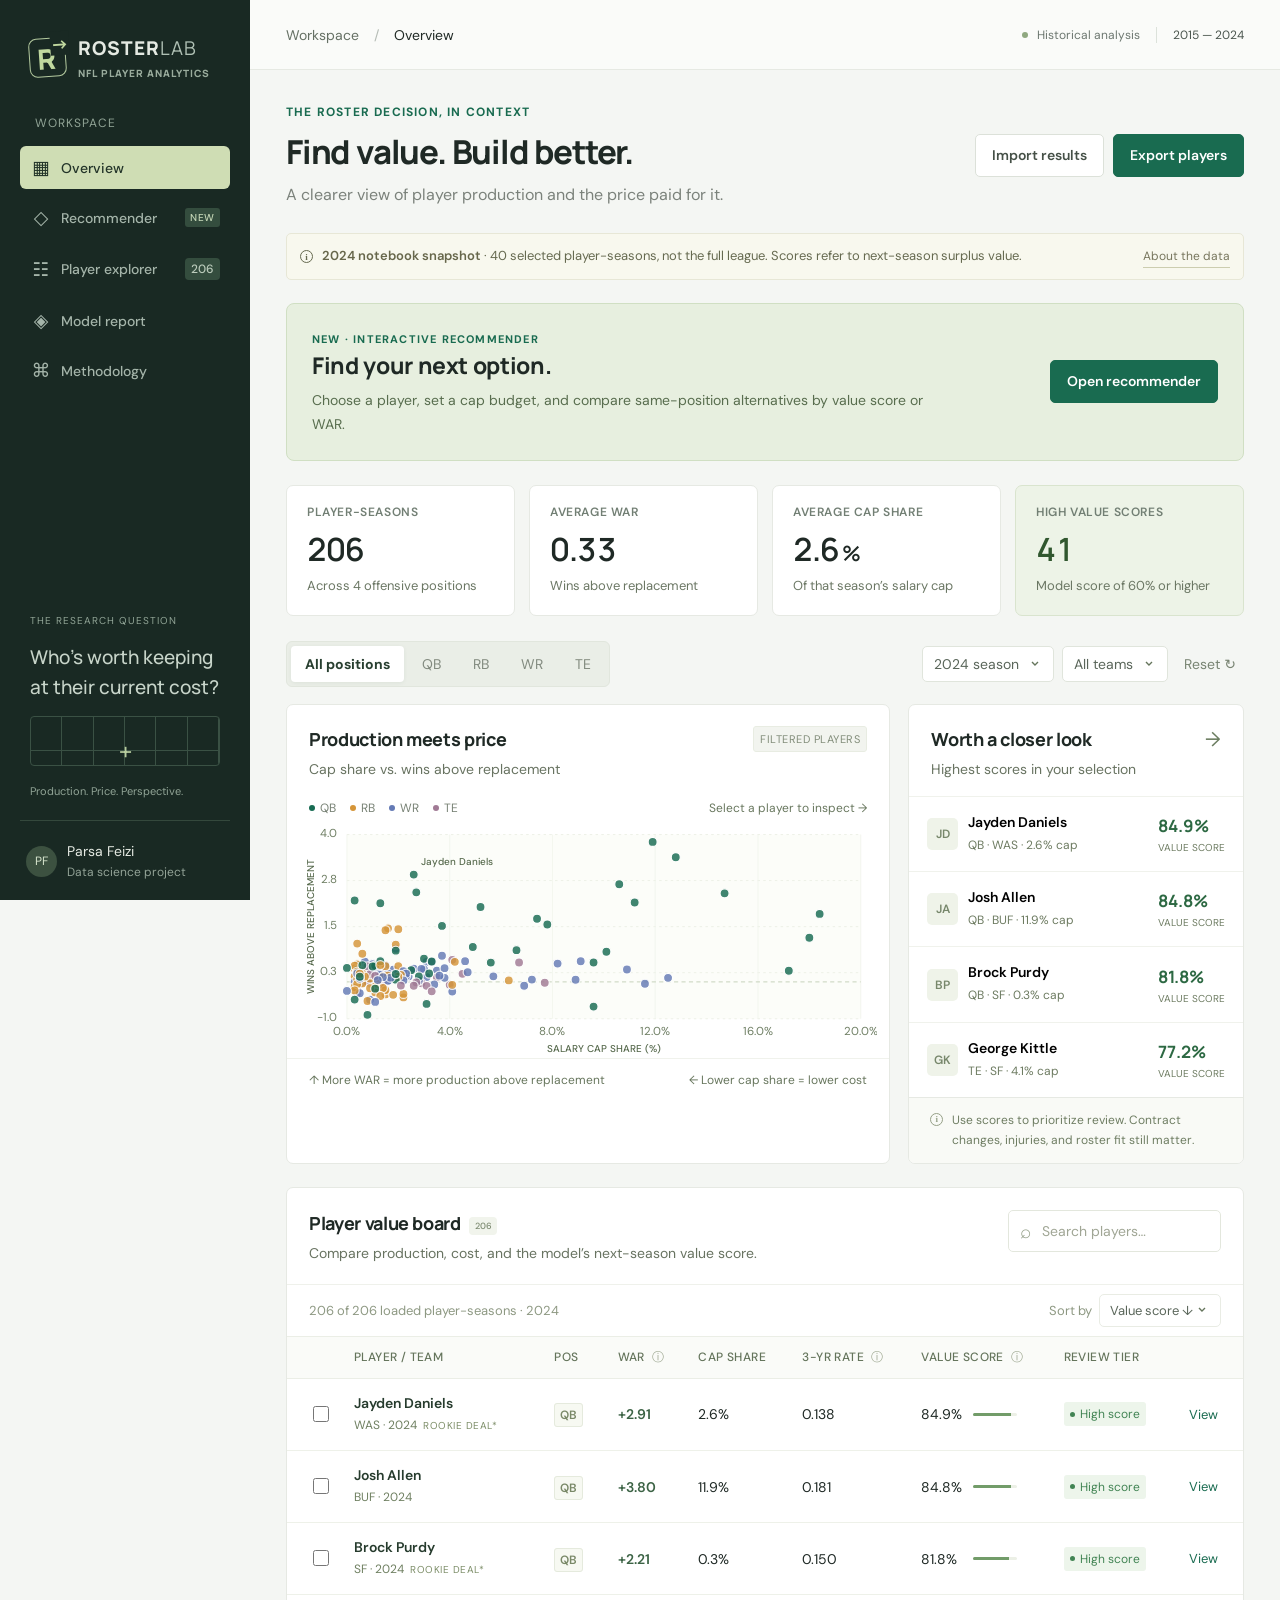
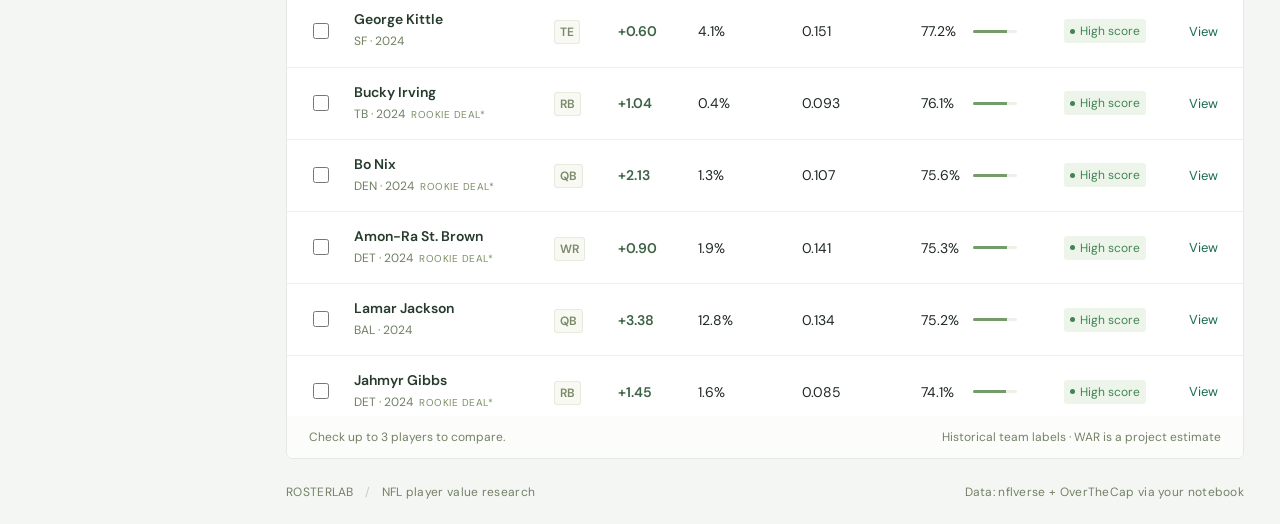
<file: nfl-roster-UI 2/index.html>
<!doctype html>
<html lang="en">
<head>
  <meta charset="UTF-8"><meta name="viewport" content="width=device-width, initial-scale=1">
  <meta name="description" content="Explore NFL player production, salary cap share, and next-season value scores from a student research model.">
  <title>NFL Roster Lab · Player Value Dashboard</title>
  <link rel="stylesheet" href="styles.css">
</head>
<body>
  <aside class="sidebar">
    <a class="brand" href="#overview" aria-label="Roster Lab home"><span class="brand-mark">R<span>→</span></span><span>ROSTER<span class="brand-light">LAB</span><small>NFL PLAYER ANALYTICS</small></span></a>
    <div class="workspace-label">WORKSPACE</div>
    <nav aria-label="Main navigation">
      <a href="#overview" data-view="overview" class="active"><span class="nav-icon">▦</span> Overview</a>
      <a href="#recommend" data-view="recommend"><span class="nav-icon">◇</span> Recommender <span class="new-tag">NEW</span></a>
      <a href="#players" data-view="players"><span class="nav-icon">☷</span> Player explorer <span class="nav-count" id="navCount">40</span></a>
      <a href="#model" data-view="model"><span class="nav-icon">◈</span> Model report</a>
      <a href="#methods" data-view="methods"><span class="nav-icon">⌘</span> Methodology</a>
    </nav>
    <div class="sidebar-note"><span class="tiny-label">THE RESEARCH QUESTION</span><p>Who’s worth keeping<br>at their current cost?</p><div class="field-lines"><i></i><i></i><i></i><i></i><i></i><i></i><span>+</span></div><small>Production. Price. Perspective.</small></div>
    <div class="sidebar-bottom"><span class="avatar">PF</span><div>Parsa Feizi<small>Data science project</small></div><span class="status-dot" title="Historical notebook data"></span></div>
  </aside>
  <div class="main-shell">
    <header class="topbar"><div><span class="breadcrumb">Workspace</span><span class="slash">/</span><span id="breadcrumb">Overview</span></div><div class="top-meta"><span class="status-dot"></span> Historical analysis <span class="top-seasons">2015 — 2024</span></div></header>
    <main>
      <div class="page-heading"><div><div class="eyebrow">THE ROSTER DECISION, IN CONTEXT</div><h1 id="pageTitle">Find value. Build better.</h1><p id="pageDescription">A clearer view of player production and the price paid for it.</p></div><div class="heading-actions"><button id="importBtn" class="button secondary">Import results</button><button id="exportBtn" class="button primary">Export view</button></div></div>
      <div id="dataNote" class="data-note"><span class="note-icon">i</span><span><strong>2024 notebook snapshot</strong> · 40 selected player-seasons, not the full league. Scores refer to next-season surplus value.</span><a href="#methods">About the data</a></div>
      <div id="dataViews">
        <section class="recommender-banner"><div><span class="eyebrow">NEW · INTERACTIVE RECOMMENDER</span><h2>Find your next option.</h2><p>Choose a player, set a cap budget, and compare same-position alternatives by value score or WAR.</p></div><a href="#recommend" class="button primary">Open recommender</a></section>
        <section class="metrics" aria-label="Summary of filtered players">
          <article class="metric"><div>PLAYER-SEASONS <span>→</span></div><strong id="countMetric">40</strong><small id="countSub">Across 4 offensive positions</small></article>
          <article class="metric"><div>AVERAGE WAR <span>◈</span></div><strong id="warMetric">—</strong><small>Wins above replacement</small></article>
          <article class="metric"><div>AVERAGE CAP SHARE <span>◎</span></div><strong id="capMetric">—</strong><small>Of that season’s salary cap</small></article>
          <article class="metric accent"><div>HIGH VALUE SCORES <span>→</span></div><strong id="highMetric">—</strong><small>Model score of 60% or higher</small></article>
        </section>
        <section class="filterbar" aria-label="Player filters">
          <div class="position-tabs" role="group" aria-label="Position"><button data-pos="ALL" class="selected">All positions</button><button data-pos="QB">QB</button><button data-pos="RB">RB</button><button data-pos="WR">WR</button><button data-pos="TE">TE</button></div>
          <div class="filter-selects"><label class="sr-only" for="season">Season</label><select id="season"></select><label class="sr-only" for="team">Team</label><select id="team"><option value="ALL">All teams</option></select><button class="reset" id="resetBtn" title="Reset filters">Reset ↻</button></div>
        </section>
        <div class="visual-grid" id="visualGrid">
          <section class="panel scatter-panel"><div class="panel-heading"><div><h2>Production meets price</h2><p>Cap share vs. wins above replacement</p></div><span class="chip">FILTERED PLAYERS</span></div><div class="chart-legend"><span><i style="--dot:#176b52"></i>QB</span><span><i style="--dot:#d59538"></i>RB</span><span><i style="--dot:#647ab5"></i>WR</span><span><i style="--dot:#a17a95"></i>TE</span><small>Select a player to inspect →</small></div><div id="scatter" class="scatter"></div><div class="chart-foot"><span>↑ More WAR = more production above replacement</span><span>← Lower cap share = lower cost</span></div></section>
          <section class="panel shortlist"><div class="panel-heading"><div><h2>Worth a closer look</h2><p>Highest scores in your selection</p></div><span class="small-arrow">→</span></div><div id="shortlist"></div><div class="shortlist-foot"><span class="note-icon">i</span><p>Use scores to prioritize review. Contract changes, injuries, and roster fit still matter.</p></div></section>
        </div>
        <section class="panel player-panel" id="playerPanel"><div class="table-title"><div><h2>Player value board <span id="tableCount">40</span></h2><p>Compare production, cost, and the model’s next-season value score.</p></div><label class="search-box"><span>⌕</span><input id="search" placeholder="Search players…" aria-label="Search players"></label></div><div class="table-tools"><span id="resultsLabel">40 player-seasons</span><div><label for="sort">Sort by</label><select id="sort"><option value="p_keep">Value score ↓</option><option value="war">WAR ↓</option><option value="cap_pct">Cap share ↑</option><option value="player">Player A–Z</option></select></div></div><div class="table-scroll"><table><thead><tr><th class="checkcell"><span class="sr-only">Compare</span></th><th>PLAYER / TEAM</th><th>POS</th><th>WAR <span title="Wins above replacement">ⓘ</span></th><th>CAP SHARE</th><th>3-YR RATE <span title="Shrunk EPA over replacement per play over up to three seasons">ⓘ</span></th><th>VALUE SCORE <span title="Model output for positive surplus next season, using current-season cap share">ⓘ</span></th><th>REVIEW TIER</th><th></th></tr></thead><tbody id="playerRows"></tbody></table></div><div class="table-footer"><span>Check up to 3 players to compare.</span><span>Historical team labels · WAR is a project estimate</span></div></section>
      </div>
      <section id="recommendView" class="hidden">
        <div class="rec-mode-tabs" role="group" aria-label="Recommendation mode"><button data-rec-mode="position">Rank a position</button><button data-rec-mode="score" class="selected">Compare alternatives</button><button data-rec-mode="war">Rank by WAR</button></div>
        <p id="recModeCaption" class="rec-caption">Compare same-position options with a selected player.</p>
        <div class="rec-workspace">
          <aside class="rec-controls panel">
            <div class="rec-controls-heading"><h2>Build your shortlist</h2><span id="recSeasonLabel" class="chip">2024 feature season</span></div>
            <div id="recPositionField" class="form-field hidden"><label for="recPosition">Position</label><select id="recPosition"><option>QB</option><option>RB</option><option>WR</option><option>TE</option></select></div>
            <div id="baselineFields"><div class="form-field"><label for="baselineSearch">Find a comparison player</label><input id="baselineSearch" type="search" placeholder="Search name or team"><small id="baselineSearchCount"></small></div><div class="form-field"><label for="baselinePlayer">Comparison player</label><select id="baselinePlayer"></select></div></div>
            <div class="form-field"><label for="budgetUnit">Budget type</label><select id="budgetUnit"><option value="cap_pct">Cap share (%)</option><option value="cap_number">Cap hit ($ millions)</option><option value="none">No budget limit</option></select></div>
            <div id="budgetField" class="form-field"><label id="budgetLabel" for="budgetValue">Maximum cap share (%)</label><input id="budgetValue" type="number" min="0" max="100" step="0.1" value="5" inputmode="decimal"><small>Inclusive limit, applied to recorded season costs.</small></div>
            <div class="form-field"><label for="recLimit">Number of recommendations</label><select id="recLimit"><option value="3">Top 3</option><option value="5" selected>Top 5</option><option value="10">Top 10</option><option value="20">Top 20</option></select></div>
            <label id="higherOnlyField" class="checkbox-field"><input type="checkbox" id="higherOnly" checked><span>Higher scores only<small>Show alternatives above the comparison player.</small></span></label>
            <p id="recFormError" role="alert" class="error"></p>
            <div id="recCoverage" class="rec-coverage" aria-live="polite"></div>
            <a href="export_for_ui.py" download class="text-link">Get the full-data export cell</a>
          </aside>
          <div class="rec-results-column"><section id="baselineCard" class="panel baseline-card"></section><section id="recResults" class="panel rec-results" aria-label="Recommendation results"></section><div class="rec-download"><p>Player scores stay fixed when you adjust a budget. Results do not imply trade or free-agent availability.</p><button id="recExport" class="button primary">Export shortlist</button></div></div>
        </div>
        <section class="panel rec-explainer"><h2>Three ways to explore the same model</h2><div class="three-columns"><div><h3>Rank a position</h3><p>Filter a position by cost and sort by next-season value score, matching <code>recommend_players()</code>.</p></div><div><h3>Compare alternatives</h3><p>Exclude the selected player, compare same-position peers, and optionally require a strictly higher score. Score changes are percentage points.</p></div><div><h3>Rank by WAR</h3><p>Find the top production estimates within your budget. This mode does not require an alternative to beat the selected player’s WAR.</p></div></div></section>
      </section>
      <section id="modelView" class="hidden">
        <div class="model-intro"><span class="pill">LOGISTIC REGRESSION</span><h2>A useful signal.<br>Room to improve.</h2><p>The smoothed model ranks next-season value modestly better than chance. Its improvement over the original model remains uncertain.</p></div>
        <div class="metrics model-metrics"><article class="metric accent"><div>TEST ROC AUC</div><strong>0.625</strong><small>95% interval: 0.564–0.690</small></article><article class="metric"><div>TEST ACCURACY</div><strong>59.5<span>%</span></strong><small>Majority baseline: 52.1%</small></article><article class="metric"><div>HELD-OUT EXAMPLES</div><strong>284</strong><small>Feature seasons 2022–2023</small></article><article class="metric"><div>AUC GAIN</div><strong>+0.034</strong><small>95% interval: −0.016 to +0.081</small></article></div>
        <div class="model-grid"><section class="panel report-panel"><h2>The same split. Four approaches.</h2><p>Saved outputs from Studio2_code(2).ipynb. Player CSV imports do not recalculate these validation metrics.</p><div class="table-scroll"><table class="report-table"><thead><tr><th>FEATURES / MODEL</th><th>ACCURACY</th><th>ROC AUC</th></tr></thead><tbody><tr><td>Original · Logistic</td><td>58.1%</td><td>0.591</td></tr><tr><td>Original · Decision tree</td><td>58.1%</td><td>0.572</td></tr><tr class="best"><td>Smoothed + rookie · Logistic <span>SELECTED</span></td><td>59.5%</td><td>0.625</td></tr><tr><td>Smoothed + rookie · Decision tree</td><td>58.8%</td><td>0.569</td></tr></tbody></table></div></section><section class="panel report-panel"><h2>What the score means</h2><p>The target is positive surplus WAR next season: actual production above the position’s expected production at that cap share.</p><div class="callout">An 85% model output is a ranking signal. Calibration was not evaluated in the notebook, so it should not be read as a verified 85% chance.</div><p>This does not predict whether a team actually retains a player. It estimates whether the player will provide positive modeled value.</p></section></div>
        <section class="panel report-panel"><h2>Validation & limitations</h2><div class="three-columns"><div><h3>Time-based split</h3><p>922 training examples use feature seasons through 2021. The 284 test examples use later feature seasons. The price curve uses outcome seasons through 2022.</p></div><div><h3>Uncertainty remains</h3><p>1,000 test-set bootstrap resamples give an AUC gain interval that includes zero. A clear improvement over the original is not established.</p></div><div><h3>Further checks needed</h3><p>Replacement baselines, wins-per-EPA, and shrinkage priors use pooled data. Refit all preprocessing within each training fold before treating this as a fully isolated forecast evaluation.</p></div></div></section>
      </section>
      <section id="methodsView" class="hidden">
        <section class="panel report-panel method-opening"><div><div class="eyebrow">FROM PLAYS TO PLAYER VALUE</div><h2>Built around your notebook.</h2><p>Can a team-level model determine whether a starter is worth keeping relative to positional peers and cost?</p></div><a class="button primary" href="export_for_ui.py" download>Notebook export cell</a></section>
        <section class="panel report-panel"><h2>The analytical pipeline</h2><div class="method-steps"><article><div><h3>Clean and attribute plays</h3><p>2015–2024 nflverse play-by-play via nflreadpy. Regular season pass/run plays only; remove deleted plays, kneels, spikes, and two-point attempts. Split targeted-pass EPA 50/50 between QB and target; designed runs go to the rusher.</p></div></article><article><div><h3>Estimate WAR</h3><p>Aggregate credited EPA to player-seasons. Define starters by play volume: 1 QB, 1 RB, 3 WRs, and 1 TE per team-season. Compare players with pooled non-starter EPA/play at their position, then multiply EPA above replacement by approximately 0.02634 wins per EPA.</p></div></article><article><div><h3>Put production in cost context</h3><p>Flatten OverTheCap season history, deduplicate player-season-team rows, and sum across teams. Cap share is expressed in percentage points: 2.6 means 2.6% of the cap. Fit expected WAR against cap share separately for each position.</p></div></article><article><div><h3>Score next-season surplus</h3><p>Use up to three seasons of shrunk rates, WAR, play volume, cap share, rookie-deal proxy, experience, draft round, undrafted flag, and position. Fit balanced logistic regression; refit on all labeled seasons to score qualified 2024 players.</p></div></article></div></section>
        <div class="model-grid"><section class="panel report-panel"><h2>Connect the full results</h2><ol class="instructions"><li>Finish running the notebook through the cell that creates <code>current["p_keep"]</code>.</li><li>Download the export cell above and paste its contents into a new notebook cell. Run it to create <code>roster_results.csv</code>.</li><li>Choose <strong>Import results</strong> and select that CSV. The recommender, player board, and comparisons update automatically. The updated exporter includes cap_number and player IDs.</li></ol><p>CSV data is read in this browser session. Reloading restores the supplied notebook excerpt. The recommender filters and ranks your scored output in the browser; it does not run or retrain the Python model. Dollar budgets require cap_number, exported in $ millions.</p></section><section class="panel report-panel"><h2>Read the board responsibly</h2><p>The excerpt includes dollar cap hits for only 3 players. Other dollar costs are unknown and are excluded from dollar-budget searches. No costs are inferred from rounded cap percentages. Import the full CSV for complete dollar-budget recommendations.</p><p>The bundled data contains the top five and bottom five displayed scores at each position: 40 selected 2024 player-seasons, rounded as saved in the updated notebook. Averages and ranks apply only to the loaded selection.</p><p>“High,” “Monitor,” and “Review” are UI sorting tiers: ≥60%, 40–60%, and &lt;40%. They are not validated keep/release thresholds. Rookie deal is the notebook’s first-four-seasons proxy.</p><p>Team is the player’s main team in that historical season. Injuries, future contract changes, guarantees, and release savings are not modeled here.</p></section></div>
        <section class="panel report-panel"><h2>Minimum plays for qualification</h2><div class="qualification"><span><b>QB</b> 200 plays</span><span><b>RB</b> 100 plays</span><span><b>WR</b> 60 plays</span><span><b>TE</b> 40 plays</span></div><p>Imported results should contain qualified players scored by the notebook, using these same definitions.</p><a href="README.md" download class="text-link">Download setup instructions</a><a href="roster-lab-source.zip" download class="text-link" style="margin-left:20px">Download UI source</a></section>
      </section>
      <footer class="page-footer"><span>ROSTERLAB <b>/</b> NFL player value research</span><span>Data: nflverse + OverTheCap via your notebook</span></footer>
    </main>
  </div>
  <div id="compareBar" class="compare-bar hidden"><div><strong id="selectedCount">0 selected</strong><span id="selectedNames"></span></div><div><button id="clearCompare" class="button secondary">Clear</button><button id="compareBtn" class="button primary">Compare players</button></div></div>
  <dialog id="detailDialog" class="detail-dialog"><button class="dialog-close" aria-label="Close player detail">×</button><div id="detailContent"></div></dialog>
  <dialog id="compareDialog" class="compare-dialog"><button class="dialog-close" aria-label="Close player comparison">×</button><div class="eyebrow">SIDE BY SIDE</div><h2>Compare the value.</h2><p>Historical player-seasons from the loaded results. Cross-position WAR uses position-specific replacement baselines.</p><div id="compareContent"></div></dialog>
  <dialog id="importDialog" class="import-dialog"><button class="dialog-close" aria-label="Close import">×</button><div class="eyebrow">BRING YOUR FULL RESULTS</div><h2>From notebook to dashboard.</h2><p>Run the export cell after your model’s scoring cell, then select the resulting CSV.</p><a class="text-link" href="export_for_ui.py" download>Download notebook export cell</a><label class="file-label" for="csvInput"><span>↑</span><strong>Choose roster_results.csv</strong><small>CSV · up to 5 MB · processed in your browser</small></label><input id="csvInput" type="file" accept=".csv,text/csv"><p id="importError" class="error" role="alert"></p><div class="schema-note">Required: player, position, posteam, season, cap_pct, rookie_deal, war, rate_win, p_keep. Include cap_number ($ millions) for dollar budgets. The recommender aliases team, cap_share_pct, and probability_positive_next_season are also accepted.</div><button id="sampleBtn" class="button secondary">Restore notebook snapshot</button></dialog>
  <div id="toast" class="toast hidden" role="status"></div>
  <script src="engine.js"></script>
  <script src="app.js"></script>
  <script src="recommender.js"></script>
</body>
</html>
</file>
<file: nfl-roster-UI 2/styles.css>
@import url('https://fonts.googleapis.com/css2?family=DM+Sans:wght@400;450;500;550;600;650;700&family=Manrope:wght@400;500;600;650;700;750;800&display=swap');
:root{--bg:#f5f6f3;--surface:#fff;--ink:#1f2925;--muted:#7b827e;--border:#e6e9e3;--green:#196b50;--pale:#edf5ef;--sidebar:#192923;--font:'DM Sans',system-ui,sans-serif}*{box-sizing:border-box}body{margin:0;color:var(--ink);background:var(--bg);font-family:var(--font);font-size:16px}button,input,select{font:inherit}button,a,input,select{ -webkit-tap-highlight-color:transparent}button,a,select{touch-action:manipulation}button{cursor:pointer}a{color:inherit;text-decoration:none}button:focus-visible,a:focus-visible,input:focus-visible,select:focus-visible{outline:3px solid #d9ad63;outline-offset:3px}button{border:0}svg{display:block;width:100%;height:auto}h1,h2,h3,p{margin:0}h1,h2,h3{font-family:Manrope,var(--font)}.hidden{display:none!important}.sr-only{position:absolute;width:1px;height:1px;overflow:hidden;clip:rect(0,0,0,0);white-space:nowrap}.sidebar{position:fixed;inset:0 auto 0 0;width:236px;background:var(--sidebar);color:#e4e9e2;padding:35px 20px 20px;display:flex;flex-direction:column;z-index:20}.brand{display:flex;align-items:center;gap:12px;font:800 19px Manrope,sans-serif;letter-spacing:1px;padding:0 9px}.brand-mark{width:37px;height:39px;border:1px solid #b4ca9f;border-radius:8px;color:#c0d89f;display:flex;align-items:center;justify-content:center;font-size:28px;position:relative;transform:rotate(-4deg)}.brand-mark span{font-size:20px;position:absolute;right:-5px;top:-7px;background:var(--sidebar)}.brand-light{font-weight:400;color:#afc0b4}.brand small{display:block;color:#9aac9d;font-size:12px;letter-spacing:1.6px;margin-top:5px}.workspace-label{font-size:12px;color:#91a496;letter-spacing:1.6px;padding:0 15px;margin:49px 0 15px;display:flex;justify-content:space-between}.workspace-label span{color:#708577}nav{display:flex;flex-direction:column;gap:8px}nav a{display:flex;gap:12px;align-items:center;border-radius:6px;padding:13px 14px;color:#a5b5aa;font-size:13px;font-weight:500;transition:background .2s}nav a:hover{background:#243b30;color:#fff}nav a.active{background:#cfddb4;color:#233429}.nav-icon{font-size:19px;width:22px;text-align:center;line-height:1}.nav-count{margin-left:auto;font-size:12px;background:#344d3e;color:#bbcbbb;padding:3px 6px;border-radius:4px}nav a.active .nav-count{background:#b4c899;color:#263e2f}.sidebar-note{margin:auto 10px 0;padding-top:30px}.tiny-label{font-size:12px;letter-spacing:1.5px;color:#91a496}.sidebar-note p{font:500 20px/1.55 Manrope,sans-serif;margin:14px 0;color:#c7d4c9}.sidebar-note small{color:#91a496;font-size:12px}.field-lines{height:68px;margin:20px 0 16px;display:flex;position:relative;border:1px solid #3a5144;border-radius:4px;overflow:hidden}.field-lines i{width:17%;border-right:1px solid #3a5144}.field-lines:after{content:'';height:1px;background:#3a5144;position:absolute;left:0;right:0;top:33px}.field-lines span{position:absolute;left:47%;top:18px;color:#b7cc9e;font-size:24px;z-index:1}.sidebar-bottom{border-top:1px solid #34483c;display:flex;gap:10px;align-items:center;padding:21px 6px 0;margin-top:32px;font-size:12px}.avatar{width:31px;height:31px;background:#3c5140;display:grid;place-items:center;border-radius:50%;font-size:12px;color:#d7e5cd}.sidebar-bottom small{display:block;font-size:12px;color:#93a397;margin-top:4px}.status-dot{height:6px;width:6px;border-radius:50%;background:#8fa880;display:inline-block}.sidebar-bottom .status-dot{margin-left:auto}.main-shell{margin-left:236px}.topbar{height:70px;border-bottom:1px solid var(--border);display:flex;align-items:center;justify-content:space-between;padding:0 36px;font-size:12px;background:#fafbf9}.breadcrumb{color:var(--muted)}.slash{margin:0 15px;color:#b5bcb6}.top-meta{display:flex;align-items:center;gap:9px;color:#6c7770;font-size:12px}.top-seasons{border-left:1px solid #dce2db;padding-left:16px;margin-left:7px;color:#4a554e}main{padding:33px 36px 18px;max-width:1600px;margin:auto}.page-heading{display:flex;align-items:center;justify-content:space-between;gap:20px;margin-bottom:25px}.eyebrow{color:var(--green);font-size:12px;letter-spacing:1.8px;font-weight:700;margin-bottom:9px}h1{font-size:33px;font-weight:750;letter-spacing:-1.2px;line-height:1.3}.page-heading p{color:#7b827b;font-size:12px;margin-top:8px}.heading-actions{display:flex;gap:9px;padding-top:15px}.button{padding:10px 15px;display:inline-flex;align-items:center;justify-content:center;gap:9px;border-radius:5px;font-size:12px;font-weight:600;line-height:1.5;white-space:nowrap}.button span{font-size:15px}.primary{background:var(--green);color:white;border:1px solid var(--green)}.primary:hover{background:#104f3b}.secondary{background:#fff;border:1px solid #dce1d9;color:#455047}.secondary:hover{background:#eef1eb}.data-note{display:flex;align-items:center;gap:9px;font-size:12px;padding:11px 13px;border:1px solid #e7e7d6;border-radius:5px;background:#f8f8ee;color:#77765d;margin-bottom:23px;line-height:1.6}.data-note strong{font-weight:600;color:#67674b}.note-icon{border:1px solid currentColor;border-radius:50%;display:inline-flex;justify-content:center;align-items:center;font:600 9px Georgia;width:13px;height:13px;flex-shrink:0}.data-note a{margin-left:auto;color:#77765d;white-space:nowrap;border-bottom:1px solid #cccdaf}.metrics{display:grid;grid-template-columns:repeat(4,1fr);gap:14px;margin-bottom:25px}.metric{background:white;border:1px solid var(--border);border-radius:7px;padding:18px 20px}.metric>div{font-size:12px;letter-spacing:.9px;font-weight:600;color:#727f74;display:flex;justify-content:space-between;align-items:center}.metric>div>span{font-size:16px;font-weight:400;color:#93a18f}.metric>strong{font:600 31px/1.5 Manrope,sans-serif;letter-spacing:-.8px;display:block;margin-top:5px;font-variant-numeric:tabular-nums}.metric small{font-size:12px;color:#8a9289;display:block;margin-top:3px}.metric.accent{background:#edf3e7;border-color:#d9e4ce}.metric.accent strong{color:#31572f}.metric strong span{font-size:21px;margin-left:2px}.filterbar{display:flex;align-items:center;justify-content:space-between;padding-bottom:17px;gap:12px}.position-tabs{display:flex;gap:4px;padding:4px;border:1px solid #e1e6dd;border-radius:6px;background:#eaeee7}.position-tabs button{padding:7px 13px;color:#828a7f;font-size:12px;background:transparent;border-radius:4px;min-width:41px}.position-tabs button.selected{background:white;color:#283f30;box-shadow:0 1px 4px #263e3010;font-weight:700}.filter-selects{display:flex;gap:8px;align-items:center}select{background:white;border:1px solid #e0e5dc;border-radius:5px;padding:8px 24px 8px 11px;color:#5a665a;font-size:12px;cursor:pointer}.reset{background:transparent;color:#788472;font-size:12px;padding:8px}.panel{background:var(--surface);border:1px solid var(--border);border-radius:7px;overflow:hidden}.visual-grid{display:grid;grid-template-columns:minmax(0,1.9fr) minmax(245px,1fr);gap:18px;margin-bottom:23px}.panel-heading{padding:21px 22px 12px;display:flex;align-items:center;justify-content:space-between;gap:8px}h2{font-size:15px;font-weight:750;letter-spacing:-.35px}.panel-heading p,.table-title p{font-size:12px;color:#8a918a;margin-top:6px}.chip{font-size:12px;letter-spacing:.9px;background:#f2f4ef;color:#828d7a;border:1px solid #e8ece2;border-radius:3px;padding:5px 6px;white-space:nowrap}.chart-legend{display:flex;gap:14px;align-items:center;padding:8px 22px 0;font-size:12px;color:#788275}.chart-legend span{display:flex;align-items:center;gap:5px}.chart-legend i{height:6px;width:6px;background:var(--dot);border-radius:50%}.chart-legend small{margin-left:auto;font-size:12px;color:#99a191}.scatter{padding:2px 12px 0;min-height:258px}.scatter text{font-family:var(--font);font-size:12px;fill:#8d9688}.scatter .dot{cursor:pointer;transition:r .15s;stroke:white;stroke-width:1.5;opacity:.82}.scatter .dot:hover,.scatter .dot:focus{r:8;opacity:1;stroke:#152b1e;stroke-width:1.5;outline:none}.scatter .chart-label{fill:#62725d;font-size:12px;font-weight:500}.chart-foot{display:flex;justify-content:space-between;gap:8px;font-size:12px;color:#9ba391;border-top:1px solid #f0f2ec;padding:11px 22px}.small-arrow{font-size:20px;color:#6b7d60}.shortlist .panel-heading{padding-bottom:16px}.short-row{display:flex;gap:10px;align-items:center;padding:13px 21px;border-top:1px solid #f0f2ec;width:100%;text-align:left;background:white}.short-row:hover{background:#fafcf7}.rank{color:#9ba391;font-size:12px;width:14px}.player-initials{border-radius:5px;background:#eff3e9;color:#77876b;display:grid;place-items:center;font-size:12px;font-weight:600;width:31px;height:32px;flex-shrink:0}.short-info{flex:1;min-width:0}.short-info strong{display:block;font-size:12px;font-weight:600;white-space:nowrap;overflow:hidden;text-overflow:ellipsis}.short-info small{display:block;font-size:12px;color:#98a08f;margin-top:5px}.short-score{font:700 15px Manrope,sans-serif;color:#2d6943}.short-score small{font:400 8px var(--font);color:#99a28f;display:block;text-align:right;margin-top:4px}.shortlist-foot{display:flex;gap:9px;align-items:flex-start;background:#f9faf6;padding:13px 21px;border-top:1px solid var(--border);color:#96a087}.shortlist-foot p{font-size:12px;line-height:1.65;color:#8b9680}.shortlist-foot .note-icon{margin-top:2px}.table-title{display:flex;align-items:center;justify-content:space-between;gap:18px;padding:22px 22px 19px}.table-title h2 span{font:500 9px var(--font);padding:3px 6px;background:#f1f4ec;color:#7c8a70;border-radius:4px;margin-left:5px;vertical-align:middle}.search-box{border:1px solid #e3e7dd;border-radius:5px;display:flex;gap:8px;align-items:center;padding:6px 11px;color:#95a089}.search-box>span{font-size:19px}.search-box input{border:none;background:transparent;font-size:12px;outline:none;width:133px;color:#384b35;padding:3px}.search-box input::placeholder{color:#a0a695}.table-tools{border-top:1px solid #eff1eb;padding:9px 22px;display:flex;justify-content:space-between;align-items:center;color:#8e9983;font-size:12px}.table-tools>div{display:flex;gap:7px;align-items:center}.table-tools select{padding:4px 20px 4px 8px;font-size:12px;border-color:#e9ece4}.table-scroll{overflow-x:auto}table{border-collapse:collapse;width:100%;white-space:nowrap;text-align:left}th{background:#fafbf8;color:#8b9682;font-weight:500;font-size:12px;letter-spacing:.65px;padding:12px 13px;border-block:1px solid #ebeee6}th span{margin-left:4px;font-size:12px;letter-spacing:0;color:#9ba58e}td{border-bottom:1px solid #eef1e9;padding:13px;font-size:12px;font-variant-numeric:tabular-nums}tbody tr:hover{background:#fcfdf9}.checkcell{padding-left:22px;width:35px;padding-right:9px}.checkcell input{accent-color:var(--green);width:12px;height:12px;cursor:pointer}.player-name{background:transparent;color:#263b2d;font-weight:600;font-size:12px;text-align:left;padding:0;display:block}.player-name:hover{text-decoration:underline}.player-meta{font-size:12px;color:#97a18e;margin-top:4px}.rookie-tag{color:#7c8d67;margin-left:6px;font-size:12px;letter-spacing:.5px}.pos-tag{font-size:12px;font-weight:600;border:1px solid #e5eadd;border-radius:3px;padding:3px 5px;background:#f7f9f2;color:#7a8968}.war-cell{font-weight:600;color:#3c6345}.war-cell.negative{color:#aa7f68}.score-cell{display:flex;align-items:center;gap:7px}.score-track{width:44px;height:3px;border-radius:3px;background:#ecf0e6;overflow:hidden}.score-fill{height:100%;background:#729c69}.score-value{font-size:12px;min-width:30px}.tier{font-size:12px;border-radius:3px;padding:4px 6px;display:inline-flex;gap:5px;align-items:center}.tier:before{content:'';width:4px;height:4px;border-radius:50%;background:currentColor}.tier.high{color:#428454;background:#edf5eb}.tier.monitor{color:#9b8e52;background:#f7f4e6}.tier.review{color:#ac7b65;background:#faf0eb}.row-arrow{background:transparent;color:#9ba68f;font-size:14px;padding:2px 4px}.table-footer{padding:13px 22px;display:flex;justify-content:space-between;font-size:12px;color:#9ca68e;background:#fcfdfb}.empty{padding:45px;text-align:center;color:#8b9880;font-size:12px}.page-footer{padding:23px 0 3px;display:flex;justify-content:space-between;font-size:12px;color:#9ca58f;letter-spacing:.3px}.page-footer b{font-weight:400;color:#c5cbbd;margin:0 8px}.model-intro{max-width:650px;margin:30px 0}.pill{display:inline-block;background:#e8efdf;padding:6px 9px;font-size:12px;letter-spacing:1px;color:#628255;border-radius:4px}.model-intro h2{font-size:39px;line-height:1.25;letter-spacing:-1.5px;margin:17px 0}.model-intro p{line-height:1.8;color:#7b8974;font-size:13px;max-width:530px}.model-grid{display:grid;grid-template-columns:1.25fr 1fr;gap:18px;margin-bottom:19px}.report-panel{padding:25px;margin-bottom:19px}.model-grid .report-panel{margin-bottom:0}.report-panel>p{color:#78836f;font-size:12px;line-height:1.9;margin-top:13px}.report-table{margin-top:21px}.report-table td,.report-table th{padding:15px 10px}.report-table td{font-size:12px}.report-table th{font-size:12px}.report-table .best{background:#f0f5ea;color:#49733c;font-weight:600}.report-table .best span{display:block;font-size:12px;letter-spacing:.8px;margin-top:5px;font-weight:400}.callout{background:#f4f5e9;border-left:3px solid #b4bb7d;padding:15px;font-size:12px;line-height:1.9;color:#747951;margin-top:15px}.three-columns{display:grid;grid-template-columns:repeat(3,1fr);gap:35px;margin-top:25px}.three-columns p{color:#7e8974;font-size:12px;line-height:1.85;margin-top:11px}h3{font-size:13px;margin-top:12px}.step-number{color:#789661;font:500 13px Manrope,sans-serif;background:#f0f5e9;display:inline-flex;height:30px;width:30px;align-items:center;justify-content:center;border-radius:50%}.method-opening{display:flex;justify-content:space-between;align-items:center;gap:24px}.method-opening h2{font-size:25px;margin:12px 0}.method-opening p{font-size:12px;color:#88947c;line-height:1.9;max-width:520px}.method-steps{margin-top:24px;display:grid;grid-template-columns:repeat(2,1fr);gap:30px}.method-steps article{display:flex;gap:15px}.method-steps .step-number{flex-shrink:0}.method-steps h3{margin-top:5px}.method-steps p{font-size:12px;line-height:1.9;color:#7e8974;margin-top:10px}.instructions{padding-left:18px;font-size:12px;color:#7c8972;line-height:1.9}.instructions li{margin:15px 0}.instructions code{font-size:12px;background:#eff2e9;padding:2px 4px}.qualification{display:flex;gap:22px;margin:24px 0 15px;flex-wrap:wrap}.qualification span{font-size:12px;color:#7c8972}.qualification b{color:#3c6741;margin-right:7px}.text-link{font-size:12px;color:var(--green);display:inline-block;border-bottom:1px solid #bdd3b1;padding-bottom:4px;margin-top:15px}.compare-bar{position:fixed;bottom:22px;left:calc(236px + 36px);right:36px;margin:auto;max-width:1100px;background:#233a2b;color:white;z-index:25;box-shadow:0 8px 35px #0c241d30;border:1px solid #54704d;display:flex;justify-content:space-between;gap:20px;align-items:center;padding:15px 22px;border-radius:8px}.compare-bar>div{display:flex;gap:12px;align-items:center}.compare-bar strong{font-size:12px;white-space:nowrap}.compare-bar span{font-size:12px;color:#b4c6aa}.compare-bar .primary{background:#cadbb0;border-color:#cadbb0;color:#29462b}.compare-bar .secondary{background:transparent;border-color:#52694b;color:#c1d1b5}dialog{color:var(--ink);border:1px solid #dce4d4;border-radius:12px;box-shadow:0 25px 100px #152b1f40;padding:35px;max-height:88vh;overflow:auto;background:#fff}dialog::backdrop{background:#12271d70;backdrop-filter:blur(3px)}.dialog-close{position:absolute;right:17px;top:14px;background:#f1f5ec;color:#708365;border-radius:50%;height:28px;width:28px;font-size:21px}.detail-dialog{width:480px;max-width:94vw}.dialog-identity{display:flex;align-items:center;gap:15px;margin-top:10px}.dialog-identity .player-initials{width:55px;height:60px;font-size:19px;background:#eaf2df}.dialog-identity h2{font-size:24px;margin-bottom:5px}.dialog-identity p{font-size:12px;color:#89977b}.detail-score{background:#edf4e7;border:1px solid #e0ead7;border-radius:8px;padding:24px;margin:26px 0 18px}.detail-score .score-big{font:600 48px Manrope,sans-serif;letter-spacing:-2px;color:#2c643b}.detail-score>p{font-size:12px;color:#6c825e;margin:5px 0 12px}.detail-score .score-track{width:100%;height:5px}.detail-grid{display:grid;grid-template-columns:1fr 1fr;gap:0 24px}.detail-stat{padding:15px 0;border-bottom:1px solid #e9eee2}.detail-stat span{display:block;font-size:12px;color:#8c9a7e;letter-spacing:.5px}.detail-stat b{display:block;font:600 20px Manrope,sans-serif;margin-top:7px}.detail-note{font-size:12px;line-height:1.9;color:#8b967d;margin:19px 0}.detail-dialog .button{width:100%}.compare-dialog{max-width:900px;width:90vw}.compare-dialog>h2,.import-dialog h2{font-size:28px;margin-top:12px}.compare-dialog>p,.import-dialog>p{font-size:12px;line-height:1.8;color:#8c987f;margin:10px 0 20px}.comparison-grid{display:grid;grid-template-columns:repeat(var(--n),1fr);gap:16px;margin-top:25px}.compare-card{background:#f9fbf6;border:1px solid #e4ebdc;border-radius:8px;padding:20px}.compare-card h3{font-size:16px;line-height:1.5;min-height:48px}.compare-card>small{font-size:12px;color:#8c9a7e}.compare-card .detail-stat b{font-size:23px}.compare-card .detail-stat:last-child{border-bottom:0}.import-dialog{width:520px;max-width:95vw}.file-label{display:flex;flex-direction:column;align-items:center;border:1px dashed #bdcdb0;border-radius:8px;background:#f9fbf5;padding:25px;margin:25px 0 10px;cursor:pointer;gap:10px}.file-label>span{font-size:30px;color:#729761}.file-label strong{font-size:13px;color:#5d7c4c}.file-label small{font-size:12px;color:#93a085}#csvInput{font-size:12px;max-width:100%}.schema-note{font-size:12px;line-height:1.8;color:#9aa58e;padding:15px;background:#f7f9f2;border-radius:5px;margin:15px 0}.error{color:#b36247!important;white-space:pre-wrap}.toast{position:fixed;bottom:25px;left:50%;transform:translateX(-50%);background:#233c2b;color:#e6efdc;padding:12px 22px;border-radius:6px;font-size:12px;z-index:100;box-shadow:0 8px 30px #21352033;max-width:90vw}body.has-comparison main{padding-bottom:110px}body[data-view="players"] .visual-grid{display:none}body[data-view="players"] .metrics{display:none}body[data-view="players"] .player-panel{min-height:500px}@media(min-width:1500px){.scatter{min-height:310px}}@media(max-width:1180px){.sidebar{width:205px;padding-inline:14px}.main-shell{margin-left:205px}main{padding:27px 25px}.topbar{padding-inline:25px}.brand{font-size:16px;gap:10px}.brand-mark{width:31px;height:35px}.visual-grid{grid-template-columns:minmax(0,1.65fr) minmax(230px,1fr);gap:13px}.metrics{gap:10px}.metric{padding:16px}.metric>div{font-size:12px}.metric small{font-size:12px}.page-heading{align-items:flex-start}h1{font-size:29px}.heading-actions{padding-top:20px}.button{padding:9px 12px}.chart-legend small{display:none}.chip{font-size:12px}.chart-foot{padding-inline:15px;font-size:12px}.short-row{padding:13px 16px}.panel-heading{padding-inline:17px}.compare-bar{left:230px;right:25px}.model-grid{grid-template-columns:1fr 1fr}}@media(max-width:950px){.sidebar{width:76px;padding:30px 10px}.brand{padding:0 7px}.brand>span:last-child,.workspace-label,.sidebar-note,.sidebar-bottom{display:none}nav{margin-top:50px}nav a{font-size:0;justify-content:center;padding:14px 8px;gap:0}nav .nav-icon{font-size:22px}nav .nav-count{display:none}.main-shell{margin-left:76px}.visual-grid{grid-template-columns:1fr}.shortlist{display:none}.heading-actions{padding-top:5px}.data-note a{display:none}.metrics .metric{padding:14px}.metrics .metric small{line-height:1.6}.compare-bar{left:100px}.compare-bar #selectedNames{display:none}.model-grid{grid-template-columns:1fr}.method-steps{gap:22px}.page-heading p{max-width:350px;line-height:1.7}.scatter{min-height:220px}.chart-foot{font-size:12px}.three-columns{gap:20px}.metric>strong{font-size:27px}}@media(max-width:650px){.sidebar{position:sticky;top:0;width:100%;height:60px;flex-direction:row;align-items:center;padding:9px 13px;gap:15px}.brand{padding:0}.brand-mark{width:28px;height:29px;font-size:23px}.brand-mark span{font-size:15px}.sidebar nav{margin:0;flex-direction:row;gap:5px;flex:1;justify-content:flex-end}nav a{padding:9px 11px}nav .nav-icon{font-size:20px}.main-shell{margin-left:0}.topbar{height:46px;padding:0 18px}.top-meta{font-size:12px}.top-seasons{display:none}main{padding:24px 16px}.page-heading{display:block;margin-bottom:20px}h1{font-size:29px}.eyebrow{font-size:12px}.page-heading p{font-size:12px;max-width:none}.heading-actions{margin-top:16px}.heading-actions .button{flex:1}.data-note{font-size:12px;align-items:flex-start;padding:10px;line-height:1.8}.note-icon{margin-top:2px}.metrics{grid-template-columns:1fr 1fr;gap:9px;margin-bottom:19px}.metric{padding:14px}.metric>strong{font-size:28px}.filterbar{display:block}.position-tabs{justify-content:space-between}.position-tabs button{padding-inline:10px}.filter-selects{margin-top:12px}.filter-selects select{flex:1}.filter-selects .reset{margin-left:auto}.visual-grid{margin-bottom:17px}.panel-heading{padding:19px 16px 13px}h2{font-size:14px}.chip{font-size:12px;letter-spacing:.5px}.chart-legend{padding-inline:16px}.scatter{padding:0 4px;min-height:180px}.chart-foot{font-size:12px;padding:12px;display:block;line-height:1.9}.chart-foot span{display:block}.table-title{padding:19px 15px;display:block}.table-title p{line-height:1.7}.search-box{margin-top:15px}.search-box input{width:100%}.table-tools{padding-inline:16px}.table-footer{display:block;padding:12px 16px;line-height:1.9}.table-footer span{display:block}.page-footer{line-height:1.9;display:block}.page-footer>span{display:block;font-size:12px}.compare-bar{left:12px;right:12px;bottom:12px;padding:12px;gap:7px}.compare-bar>div{gap:7px}.compare-bar strong{font-size:12px}.compare-bar .button{font-size:12px;padding:8px}.report-panel{padding:20px}.model-intro h2{font-size:33px}.model-intro p{font-size:12px}.three-columns,.method-steps{grid-template-columns:1fr;gap:24px}.method-opening{display:block}.method-opening .button{margin-top:18px}.method-opening h2{font-size:22px}.qualification{gap:20px}.comparison-grid{grid-template-columns:1fr}.compare-card h3{min-height:0}.compare-card .detail-stat{display:flex;justify-content:space-between;align-items:center}.compare-card .detail-stat b{margin:0;font-size:20px}dialog{padding:25px}.compare-dialog>h2,.import-dialog h2{font-size:23px}.detail-grid{gap:0 15px}.model-metrics .metric>strong{font-size:25px}}

/* Readable controls and a focused recommendation workspace. */
:root{--muted:#657064}
body{font-size:16px;background:#f4f6f3}
.sidebar{width:250px}.main-shell{margin-left:250px}.brand small{font-size:10px;letter-spacing:1px}.brand-light{font-size:inherit}.brand-mark span{font-size:18px}
.workspace-label{font-size:12px;letter-spacing:1px;margin-top:35px}nav{gap:7px}nav a{font-size:14px;padding:12px 10px;gap:9px}.nav-count{font-size:12px}.new-tag{margin-left:auto;font-size:10px;letter-spacing:.6px;padding:3px 5px;border-radius:3px;background:#344d3e;color:#c5d7b7}nav a.active .new-tag{background:#b1c894;color:#243b2b}
.sidebar-note{padding-top:18px}.sidebar-note p{font-size:19px}.sidebar-note .tiny-label{font-size:10px;letter-spacing:1px}.sidebar-note small{font-size:11px}.field-lines{height:50px;margin:13px 0}.sidebar-bottom{margin-top:20px;font-size:14px}.sidebar-bottom small{font-size:12px}.sidebar-bottom .status-dot{display:none}
.topbar{font-size:14px}.top-meta,.top-seasons{font-size:12px}.page-heading p{font-size:16px;line-height:1.65;max-width:700px}.eyebrow{font-size:12px;line-height:1.6;letter-spacing:1.2px}.heading-actions{padding-top:0}.button{font-size:14px;min-height:42px;padding:10px 16px}.button:disabled{opacity:.5;cursor:not-allowed}.data-note{font-size:13px;line-height:1.75;color:#666a50}.data-note a{font-size:12px}.metric>div{font-size:12px;letter-spacing:.6px}.metric small{font-size:13px;line-height:1.6;color:#6b7764}.metric>strong{font-size:32px}.metric>div>span{display:none}
h2{font-size:18px;line-height:1.45}h3{font-size:16px;line-height:1.5}.panel-heading p,.table-title p{font-size:14px;line-height:1.6;color:#687361}.chip{font-size:11px;letter-spacing:.5px}.position-tabs button{font-size:14px;padding:9px 14px}.filter-selects select,select,.reset{font-size:14px}.filterbar{flex-wrap:wrap;gap:15px}.chart-legend{font-size:12px;flex-wrap:wrap}.chart-legend small{font-size:12px;color:#68775e}.chart-foot{font-size:12px;line-height:1.7;flex-wrap:wrap;color:#67765d}.scatter text{font-size:14px;fill:#6e7e63}.scatter .chart-label{font-size:12px;fill:#56694c}.scatter{min-height:230px}.visual-grid{grid-template-columns:minmax(0,1.8fr) minmax(290px,1fr)}.panel-heading{align-items:flex-start}.short-row{padding:16px 18px}.short-info strong{font-size:14px}.short-info small{font-size:12px;line-height:1.6;color:#6d7b61}.short-score{font-size:17px}.short-score small{font-size:10px;color:#6d7b61}.shortlist-foot p{font-size:12px;color:#6e7d62}.player-initials{font-size:12px}
.search-box input{font-size:14px;width:170px}.search-box{min-height:42px}.table-title{align-items:flex-start}.table-tools{font-size:13px}.table-tools select{font-size:13px;padding:7px 27px 7px 10px}th{font-size:12px;letter-spacing:.4px;color:#64745b}td{font-size:14px;padding:15px 13px}.player-name{font-size:14px}.player-meta{font-size:12px;line-height:1.6;color:#6e7f60}.rookie-tag{font-size:10px}.pos-tag{font-size:12px}.score-value{font-size:14px;min-width:45px}.tier{font-size:12px}.tier:before{width:5px;height:5px}.row-arrow{font-size:13px;padding:5px;color:var(--green)}.table-footer{font-size:12px;color:#738065;gap:15px;flex-wrap:wrap}.checkcell input{width:16px;height:16px}.player-panel .table-scroll{max-height:680px}.player-panel thead th{position:sticky;top:0;z-index:2}.page-footer{font-size:12px;line-height:1.8;gap:20px;color:#738065}.page-footer>span{font-size:12px}.report-panel>p,.three-columns p,.method-steps p,.instructions,.method-opening p,.model-intro p{font-size:16px;color:#66755d;line-height:1.85}.report-table td{font-size:14px}.report-table th{font-size:12px}.report-table .best span{font-size:11px}.callout{font-size:15px}.pill{font-size:12px}.text-link{font-size:14px}.qualification span{font-size:15px}.instructions code{font-size:14px}.method-steps article{gap:0}.detail-dialog{width:550px}.detail-note,.detail-score>p{font-size:14px}.dialog-identity p{font-size:14px}.detail-stat span{font-size:12px;line-height:1.6}.compare-dialog>p,.import-dialog>p{font-size:15px}.compare-card>small{font-size:13px}.schema-note{font-size:13px;overflow-wrap:anywhere}#csvInput{font-size:14px}.file-label strong{font-size:16px}.file-label small{font-size:13px}.toast{font-size:14px}.compare-bar{left:286px}.compare-bar strong{font-size:14px}.compare-bar span{font-size:12px}.compare-dialog{max-width:1100px}.detail-grid{gap:0 20px}
select{appearance:none;background-image:url("data:image/svg+xml,%3Csvg xmlns='http://www.w3.org/2000/svg' width='12' height='12' viewBox='0 0 12 12'%3E%3Cpath d='m3 4 3 3 3-3' fill='none' stroke='%2365755c' stroke-width='1.4'/%3E%3C/svg%3E");background-repeat:no-repeat;background-position:right 12px center;padding-right:34px}
.recommender-banner{display:flex;align-items:center;justify-content:space-between;gap:24px;margin-bottom:24px;padding:23px 25px;background:#e7efdf;border:1px solid #d0dfc3;border-radius:8px}.recommender-banner .eyebrow{font-size:11px;margin-bottom:5px}.recommender-banner h2{font-size:23px}.recommender-banner p{font-size:14px;color:#586d4e;line-height:1.7;margin-top:7px;max-width:620px}body[data-view="players"] .recommender-banner{display:none}
.rec-mode-tabs{display:flex;gap:6px;padding:5px;background:#e8eee4;border:1px solid #dce5d5;border-radius:7px;width:fit-content;max-width:100%}.rec-mode-tabs button{font-size:14px;padding:12px 18px;border-radius:5px;background:transparent;color:#596c50;white-space:nowrap}.rec-mode-tabs button.selected{background:#fff;color:#234c35;box-shadow:0 1px 5px #213d1f10;font-weight:600}.rec-caption{margin:17px 0 23px;font-size:15px;color:#6b7b60;line-height:1.7}.rec-workspace{display:grid;grid-template-columns:300px minmax(0,1fr);gap:20px;align-items:start}.rec-controls{padding:23px;position:sticky;top:20px}.rec-controls-heading h2{font-size:18px;margin-bottom:10px}.rec-controls-heading{margin-bottom:24px}.form-field{margin-bottom:19px}.form-field label{display:block;font-size:14px;font-weight:600;color:#4f6345;margin-bottom:9px}.form-field input,.form-field select{width:100%;min-height:44px;border:1px solid #d8e2cf;border-radius:5px;background-color:#fbfcf9;padding:11px 12px;color:#2c452d;font-size:15px}.form-field select{padding-right:34px}.form-field small{font-size:12px;line-height:1.8;color:#738369;display:block;margin-top:7px}.checkbox-field{display:flex;gap:9px;align-items:flex-start;font-size:14px;color:#456238;margin:5px 0 20px}.checkbox-field input{accent-color:var(--green);height:17px;width:17px;flex-shrink:0;margin:2px 0}.checkbox-field small{display:block;font-size:12px;line-height:1.8;color:#7b8b70;margin-top:5px}.rec-coverage{border-top:1px solid #e5eddf;padding-top:18px;margin-top:12px;font-size:13px;line-height:1.8;color:#718467}.rec-coverage strong{font-size:13px;color:#48613d;display:block}.rec-coverage span{display:block;margin-top:5px}.rec-coverage p{margin-top:10px;padding:10px;background:#f6f5e9;border-radius:5px;color:#777848;font-size:12px;line-height:1.8}.rec-results-column{min-width:0}.baseline-card{padding:24px;margin-bottom:18px;background:#f5f8ee}.baseline-label{color:#82905d;font-size:11px;font-weight:600;letter-spacing:1px;margin-bottom:17px}.baseline-identity{display:flex;align-items:center;gap:12px}.baseline-identity .player-initials{width:46px;height:47px;background:#e5edda;color:#4e7143;font-size:16px}.baseline-identity h2{font-size:22px}.baseline-identity p{font-size:13px;color:#7d8b6a;margin-top:6px}.baseline-stats{display:grid;grid-template-columns:repeat(4,1fr);gap:18px;padding:20px 0;border-block:1px solid #e4ebda;margin-top:23px}.baseline-stats span{font-size:12px;color:#6b7e5b;display:block}.baseline-stats b{display:block;font:600 24px Manrope,var(--font);margin-top:8px;color:#35552e}.rec-subtle{font-size:12px!important;color:#74886a!important;line-height:1.8;margin:14px 0}.baseline-card .button{margin-top:5px}.position-big{font-size:42px;color:#466535;margin-bottom:14px}.baseline-card>p{font-size:15px;color:#687e5a;line-height:1.8}.rec-result-heading{display:flex;justify-content:space-between;align-items:center;gap:20px;padding:24px}.rec-result-heading p{font-size:13px;line-height:1.8;color:#7a896d;margin-top:6px}.recommendation-bars{padding:6px 24px 12px}.rec-chart-row{display:grid;grid-template-columns:155px minmax(40px,1fr) 75px;gap:14px;align-items:center;padding:16px 0}.rec-chart-row.is-baseline{padding-bottom:20px;margin-bottom:6px;border-bottom:1px dashed #d9dfcd}.rec-chart-name button{background:transparent;color:#3b5232;padding:0;text-align:left;font-size:14px;line-height:1.6;font-weight:600}.rec-chart-name button:hover{text-decoration:underline}.rec-chart-name small{display:block;font-size:12px;color:#7c8b6f;line-height:1.7}.rec-bar-rail{height:18px;position:relative;background:#f0f4e9;border-radius:3px}.rec-bar{height:100%;position:absolute;background:#59916c;border-radius:2px;min-width:2px}.rec-bar.negative{background:#a4ae9a}.is-baseline .rec-bar{background:#c89c48}.zero-line{position:absolute;height:26px;top:-4px;border-left:1px solid #aebc9e;z-index:2}.rec-chart-value{text-align:right}.rec-chart-value b{font:600 17px Manrope,var(--font)}.rec-chart-value small{font-size:12px;display:block;margin-top:5px}.positive{color:#357146!important}.negative-text{color:#a46c5a!important}.rec-chart-key{display:flex;gap:16px;flex-wrap:wrap;border-top:1px solid #edf1e4;padding:17px 24px;font-size:12px;line-height:1.7;color:#7e8e70}.rec-chart-key span{display:flex;align-items:center;gap:6px}.rec-chart-key i{width:9px;height:9px;border-radius:2px;background:#59916c}.rec-chart-key .key-baseline{background:#c89c48}.rec-table td{font-size:13px;padding:15px 18px}.rec-table th{font-size:11px;padding-inline:18px}.rec-table .player-meta{font-size:12px}.rec-table .small-button{font-size:12px;min-height:34px;padding:6px 12px}.rec-empty{padding:45px 30px;text-align:center}.rec-empty h2{font-size:20px;margin:15px 0}.rec-empty p{font-size:15px;line-height:1.9;color:#7d8d6e;margin:15px auto 22px;max-width:480px}.empty-symbol{font-size:38px;color:#9cab8b}.rec-download{display:flex;justify-content:space-between;align-items:center;gap:20px;padding:18px 0 24px}.rec-download p{font-size:13px;line-height:1.85;color:#7d8e6e;max-width:480px}.rec-explainer{padding:25px;margin-top:10px}.rec-explainer .three-columns{gap:25px;margin-top:17px}.rec-explainer p{font-size:14px;color:#718466;line-height:1.9}.rec-explainer code{font-size:12px;overflow-wrap:anywhere}.error{font-size:14px;line-height:1.7}
@media(max-width:1250px){.visual-grid{grid-template-columns:1fr}.shortlist{display:none}.rec-workspace{grid-template-columns:270px minmax(0,1fr)}.rec-controls{padding:20px}.rec-chart-row{grid-template-columns:125px minmax(40px,1fr) 65px;gap:10px}.rec-chart-name button{font-size:13px}.baseline-stats{gap:12px}.baseline-stats b{font-size:20px}.panel-heading p{font-size:14px}.heading-actions{flex-wrap:wrap;justify-content:flex-end}.page-heading{align-items:flex-start}.compare-bar{left:275px}.metric small{font-size:12px}.rec-result-heading{flex-wrap:wrap}.chart-legend small{display:block}}
@media(max-width:1050px){.sidebar{width:76px;padding:30px 10px}.brand{padding:0 7px}.brand>span:last-child,.workspace-label,.sidebar-note,.sidebar-bottom{display:none}nav{margin-top:50px}nav a{font-size:0;justify-content:center;padding:14px 8px;gap:0}nav .nav-icon{font-size:22px}nav .nav-count,nav .new-tag{display:none}.main-shell{margin-left:76px}.compare-bar{left:100px}.page-heading p{max-width:560px}.rec-workspace{grid-template-columns:270px minmax(0,1fr)}.rec-controls{position:static}.baseline-stats{grid-template-columns:1fr 1fr}.model-grid{grid-template-columns:1fr}.metrics{grid-template-columns:1fr 1fr}.metric>div{font-size:12px}.metric small{font-size:13px}.rec-explainer .three-columns{grid-template-columns:1fr}.page-footer{display:block}.compare-bar span#selectedNames{display:none}}
@media(max-width:820px){.rec-workspace{grid-template-columns:1fr}.rec-controls{display:grid;grid-template-columns:1fr 1fr;gap:0 20px}.rec-controls-heading,.rec-coverage,#baselineFields,#recFormError,.rec-controls>.text-link{grid-column:1/-1}#baselineFields{display:grid;grid-template-columns:1fr 1fr;gap:20px}.checkbox-field{align-self:center}.rec-chart-row{grid-template-columns:170px minmax(50px,1fr) 75px}.rec-chart-name button{font-size:14px}.rec-result-heading{flex-wrap:nowrap}.recommender-banner{align-items:flex-start;flex-direction:column}.recommender-banner .button{align-self:flex-start}.page-heading{display:block}.heading-actions{margin-top:18px;justify-content:flex-start}.baseline-stats{grid-template-columns:repeat(4,1fr)}.rec-mode-tabs{width:100%;overflow-x:auto}.rec-mode-tabs button{padding:12px;flex:1}.table-title{display:block}.search-box{margin-top:16px}.search-box input{width:100%}}
@media(max-width:650px){.sidebar{position:sticky;top:0;width:100%;height:60px;flex-direction:row;align-items:center;padding:9px 12px;gap:12px}.brand{padding:0}.brand-mark{width:28px;height:29px;font-size:23px}.brand-mark span{font-size:15px}.sidebar nav{margin:0;flex-direction:row;gap:3px;flex:1;justify-content:flex-end}nav a{padding:9px}nav .nav-icon{font-size:20px}.main-shell{margin-left:0}.topbar{font-size:13px}.page-heading p{font-size:15px}.page-heading .eyebrow{font-size:11px}.heading-actions .button{flex:1}.metric{padding:16px}.metric>div{font-size:11px}.metric small{font-size:12px}.metric>strong{font-size:29px}.filter-selects select,.reset{font-size:13px}.position-tabs button{font-size:13px;padding:9px}.data-note{font-size:12px}.data-note a{display:none}.rec-mode-tabs{padding:4px}.rec-mode-tabs button{font-size:12px;padding:10px 8px}.rec-controls{grid-template-columns:1fr;padding:20px}#baselineFields{grid-template-columns:1fr;gap:0}.rec-controls-heading,.rec-coverage,#baselineFields,#recFormError,.rec-controls>.text-link{grid-column:auto}.form-field{margin-bottom:19px}.form-field label{font-size:14px}.form-field input,.form-field select{font-size:16px}.rec-chart-row{grid-template-columns:105px minmax(40px,1fr) 66px;gap:10px;padding:15px 0}.rec-chart-name button{font-size:13px}.rec-chart-name small{font-size:12px}.recommendation-bars{padding-inline:16px}.rec-chart-value b{font-size:16px}.rec-chart-value small{font-size:12px}.rec-result-heading{padding:20px;flex-wrap:wrap}.rec-result-heading h2{font-size:18px}.baseline-card{padding:20px}.baseline-stats{grid-template-columns:1fr 1fr;gap:20px}.baseline-stats b{font-size:25px}.baseline-identity h2{font-size:22px}.rec-download{display:block}.rec-download .button{margin-top:16px;width:100%}.rec-explainer{padding:20px}.three-columns{grid-template-columns:1fr}.rec-chart-key{font-size:12px;padding-inline:16px}.rec-caption{font-size:14px}.model-intro p,.report-panel>p,.method-steps p,.instructions,.method-opening p{font-size:15px}.compare-bar{left:12px;right:12px}.compare-bar .button{font-size:12px}.compare-bar strong{font-size:12px}.compare-dialog .detail-stat span{font-size:12px}.compare-dialog>p{font-size:14px}.table-footer span{font-size:12px}.chart-foot{font-size:12px}.page-footer>span{font-size:12px}.chip{font-size:11px}.brand small{font-size:10px}}

.baseline-card{padding:20px}.baseline-label{margin-bottom:12px}.baseline-stats{margin-top:16px;padding:15px 0}.baseline-card .rec-subtle{margin:10px 0 0}.baseline-name{font:inherit;color:inherit;background:transparent;text-align:left;padding:0}.baseline-name:hover{text-decoration:underline}.rec-chart-key .key-alternative{background:#59916c}
</file>
